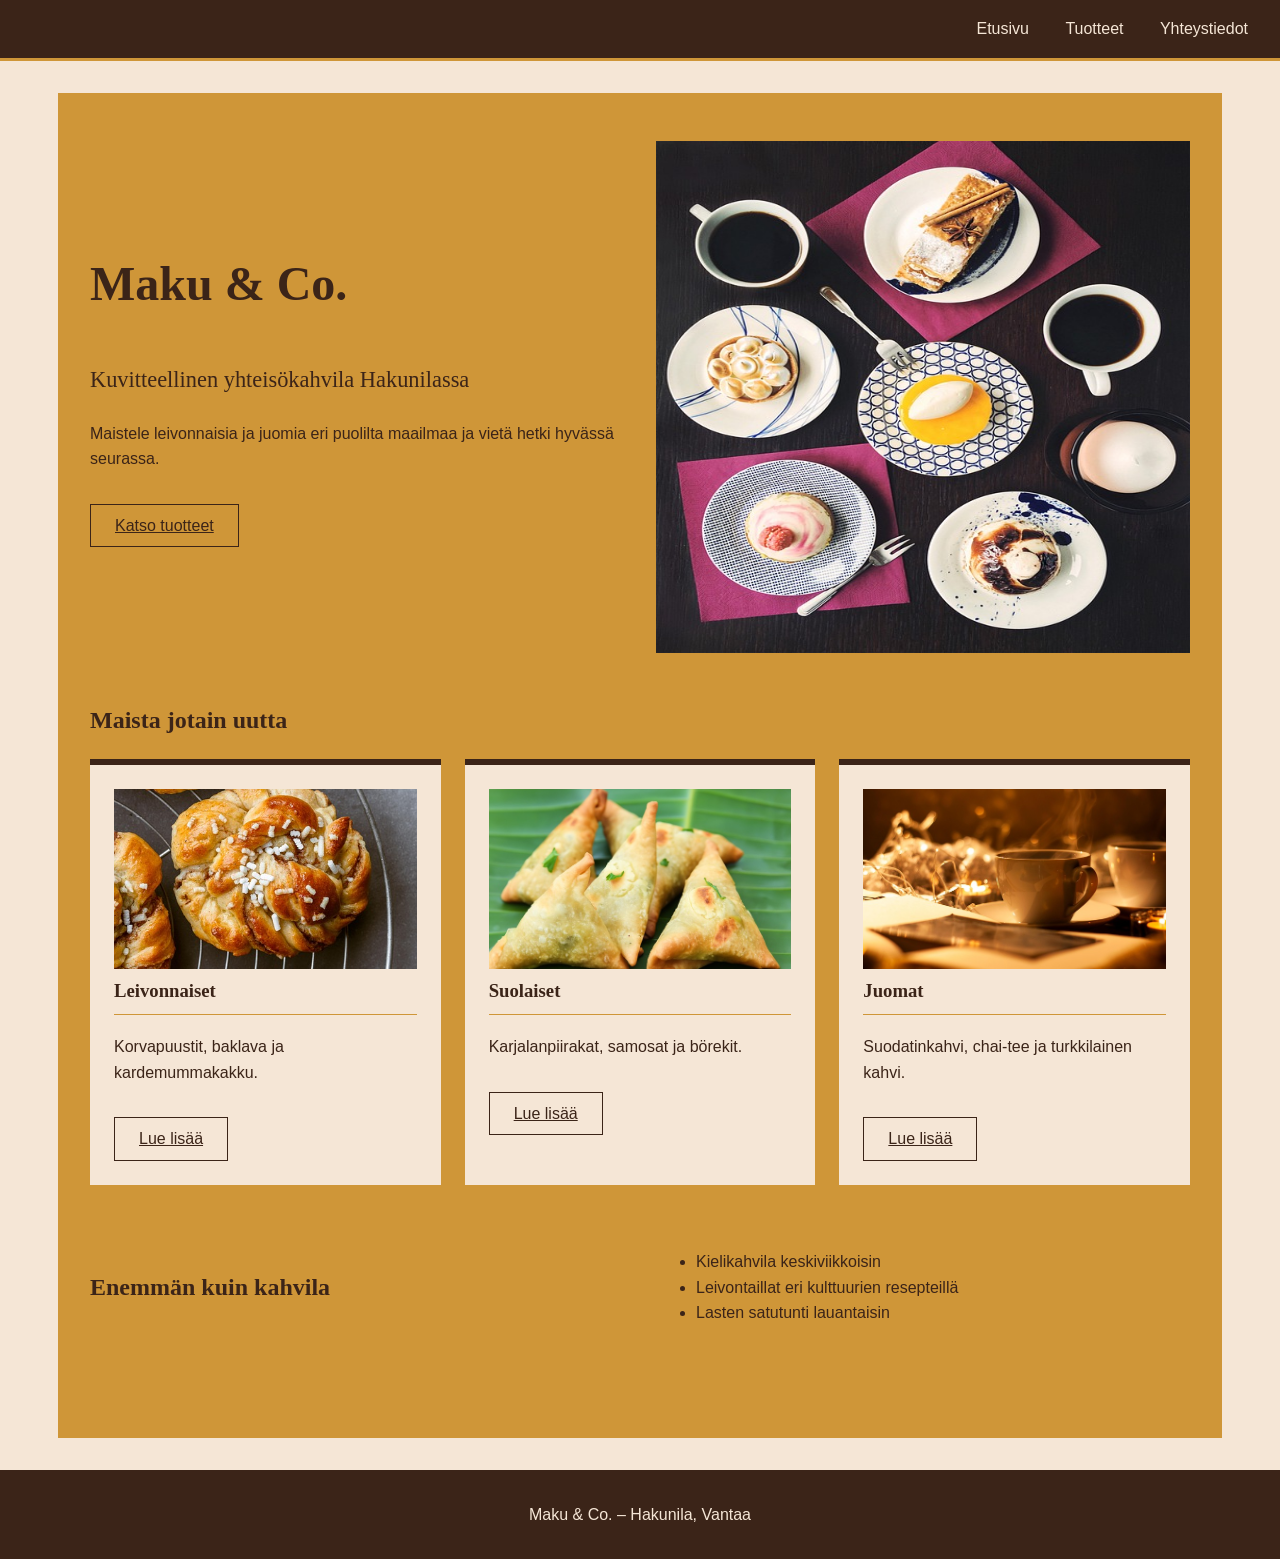
<file: index.html>
<!DOCTYPE html>
<html lang="fi">

<head>
    <meta charset="UTF-8">
    <meta name="viewport" content="width=device-width, initial-scale=1.0">
    <title>Maku &amp; Co. – Yhteisökahvila Hakunilassa</title>
    <!-- CSS-tiedosto -->
    <link rel="stylesheet" href="css/style.css">
</head>

<body>
    <!-- Linkit muille sivuille tulevat etusivun yläreunaan, muut sivut tehdään myöhemmin -->
    <header>
        <nav>
            <ul>
                <li><a href="index.html">Etusivu</a></li>
                <li><a href="tuotteet.html">Tuotteet</a></li>
                <li><a href="yhteys.html">Yhteystiedot</a></li>
            </ul>
        </nav>
    </header>

    <main>
        <!-- Vasemmalla kahvilan nimi ja esittely, oikealle iso kuva (asettelu tehdään myöhemmin) -->
        <section class="palstat">
            <div>
                <h1>Maku &amp; Co.</h1>
                <p class="esittely">Kuvitteellinen yhteisökahvila Hakunilassa</p>
                <p>Maistele leivonnaisia ja juomia eri puolilta maailmaa ja vietä hetki hyvässä seurassa.</p>
                <a href="tuotteet.html">Katso tuotteet</a>
            </div>

            <img src="images/etusivu.jpg" alt="Kahvilan pöydällä leivonnaisia" width="640" height="512">
        </section>
        <section>
            <h2>Maista jotain uutta</h2>
            <div class="kortit">
                <article>
                    <img src="images/pulla.jpg" alt="Korvapuusteja jäähdytysritilällä" width="640" height="427">
                    <h3>Leivonnaiset</h3>
                    <p>Korvapuustit, baklava ja kardemummakakku.</p>
                    <a href="tuotteet.html">Lue lisää</a>
                </article>
                <article>
                    <img src="images/samosa.jpg" alt="Samosat lautasella" width="640" height="427">
                    <h3>Suolaiset</h3>
                    <p>Karjalanpiirakat, samosat ja börekit.</p>
                    <a href="tuotteet.html">Lue lisää</a>
                </article>
                <article>
                    <img src="images/tee.jpg" alt="Kaksi höyryävää teekuppia pöydällä" width="640" height="427">
                    <h3>Juomat</h3>
                    <p>Suodatinkahvi, chai-tee ja turkkilainen kahvi.</p>
                    <a href="tuotteet.html">Lue lisää</a>
                </article>
            </div>
        </section>

        <section class="palstat">
            <h2>Enemmän kuin kahvila</h2>
            <ul class="tiedot">
                <li>Kielikahvila keskiviikkoisin</li>
                <li>Leivontaillat eri kulttuurien resepteillä</li>
                <li>Lasten satutunti lauantaisin</li>
            </ul>
        </section>
    </main>

    <footer>
        <p>Maku &amp; Co. – Hakunila, Vantaa</p>
    </footer>

</body>

</html>
</file>
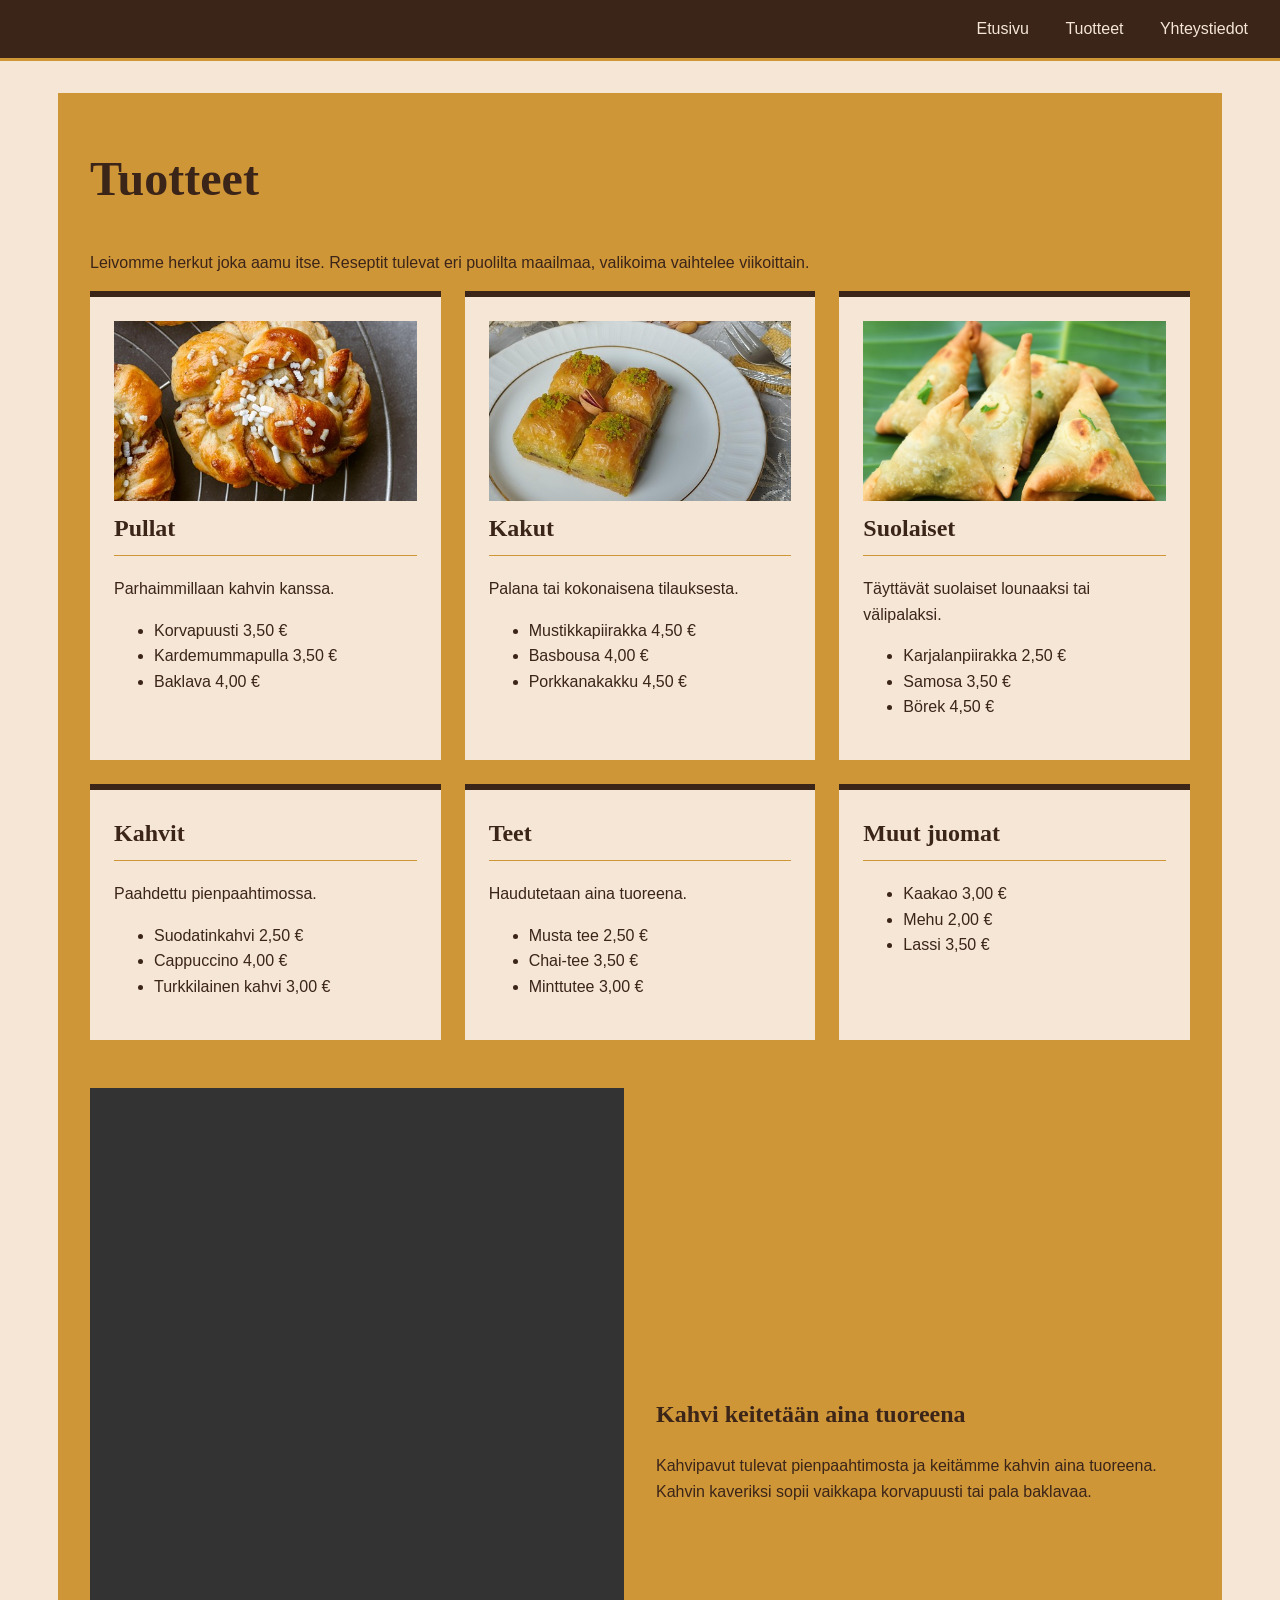
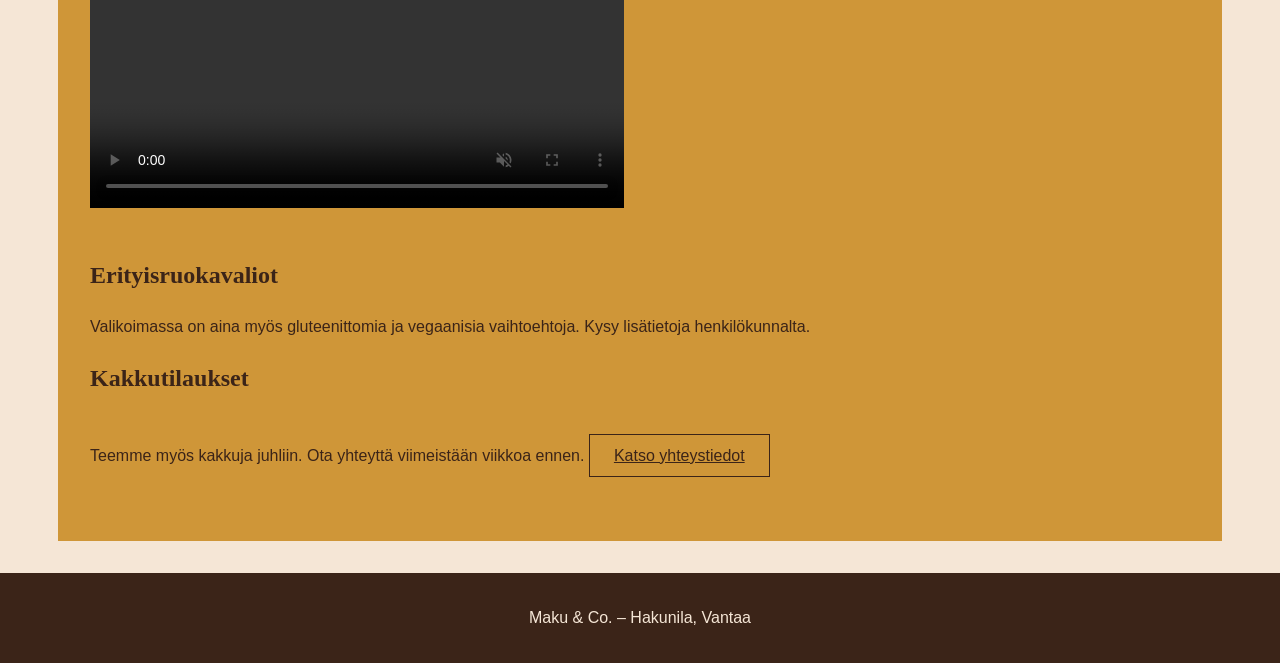
<file: tuotteet.html>
<!DOCTYPE html>
<html lang="fi">

<head>
    <meta charset="UTF-8">
    <meta name="viewport" content="width=device-width, initial-scale=1.0">
    <title>Maku &amp; Co. – Yhteisökahvila Hakunilassa</title>
    <!-- CSS-tiedosto -->
    <link rel="stylesheet" href="css/style.css">
</head>

<body>
    <!-- Linkit muille sivuille tulevat etusivun yläreunaan, muut sivut tehdään myöhemmin -->
    <header>
        <nav>
            <ul>
                <li><a href="index.html">Etusivu</a></li>
                <li><a href="tuotteet.html">Tuotteet</a></li>
                <li><a href="yhteys.html">Yhteystiedot</a></li>
            </ul>
        </nav>
    </header>

    <main>
        <h1>Tuotteet</h1>
        <p>Leivomme herkut joka aamu itse. Reseptit tulevat eri puolilta maailmaa, valikoima vaihtelee viikoittain.</p>

        <!-- Tuotekortit, Grid asettaa ne kolmeen sarakkeeseen -->
        <section class="kortit">
            <article>
                <img src="images/pulla.jpg" alt="Korvapuusteja jäähdytysritilällä" width="640" height="427">
                <h2>Pullat</h2>
                <p>Parhaimmillaan kahvin kanssa.</p>
                <ul>
                    <li>Korvapuusti 3,50 €</li>
                    <li>Kardemummapulla 3,50 €</li>
                    <li>Baklava 4,00 €</li>
                </ul>
            </article>

            <article>
                <img src="images/baklava.jpg" alt="Baklavaa pistaasipähkinöill
        ä" width="640" height="427">
                <h2>Kakut</h2>
                <p>Palana tai kokonaisena tilauksesta.</p>
                <ul>
                    <li>Mustikkapiirakka 4,50 €</li>
                    <li>Basbousa 4,00 €</li>
                    <li>Porkkanakakku 4,50 €</li>
                </ul>
            </article>

            <article>
                <img src="images/samosa.jpg" alt="Samosat lautasella" width="640" height="427">
                <h2>Suolaiset</h2>
                <p>Täyttävät suolaiset lounaaksi tai välipalaksi.</p>
                <ul>
                    <li>Karjalanpiirakka 2,50 €</li>
                    <li>Samosa 3,50 €</li>
                    <li>Börek 4,50 €</li>
                </ul>
            </article>

            <article>
                <h2>Kahvit</h2>
                <p>Paahdettu pienpaahtimossa.</p>
                <ul>
                    <li>Suodatinkahvi 2,50 €</li>
                    <li>Cappuccino 4,00 €</li>
                    <li>Turkkilainen kahvi 3,00 €</li>
                </ul>
            </article>

            <article>
                <h2>Teet</h2>
                <p>Haudutetaan aina tuoreena.</p>
                <ul>
                    <li>Musta tee 2,50 €</li>
                    <li>Chai-tee 3,50 €</li>
                    <li>Minttutee 3,00 €</li>
                </ul>
            </article>

            <article>
                <h2>Muut juomat</h2>

                <ul>
                    <li>Kaakao 3,00 €</li>
                    <li>Mehu 2,00 €</li>
                    <li>Lassi 3,50 €</li>
                </ul>
            </article>
        </section>

        <!-- Video ja esittely kahdessa palstassa -->
        <section class="palstat">
            <video src="videos/kahvi.mp4" width="1280" height="720" controls muted></video>
            <div>
                <h2>Kahvi keitetään aina tuoreena</h2>
                <p>Kahvipavut tulevat pienpaahtimosta ja keitämme kahvin aina tuoreena.
                    Kahvin kaveriksi sopii vaikkapa korvapuusti tai pala baklavaa.</p>
            </div>
        </section>

        <!-- Lisätietoa tuotteista -->
        <section>
            <h2>Erityisruokavaliot</h2>
            <p>Valikoimassa on aina myös gluteenittomia ja vegaanisia vaihtoehtoja.
                Kysy lisätietoja henkilökunnalta.</p>
        </section>

        <section>
            <h2>Kakkutilaukset</h2>
            <p>Teemme myös kakkuja juhliin. Ota yhteyttä viimeistään viikkoa ennen.
                <a href="yhteys.html">Katso yhteystiedot</a>
            </p>
        </section>
    </main>

    <footer>
        <p>Maku &amp; Co. – Hakunila, Vantaa</p>
    </footer>
</body>

</html>
</file>
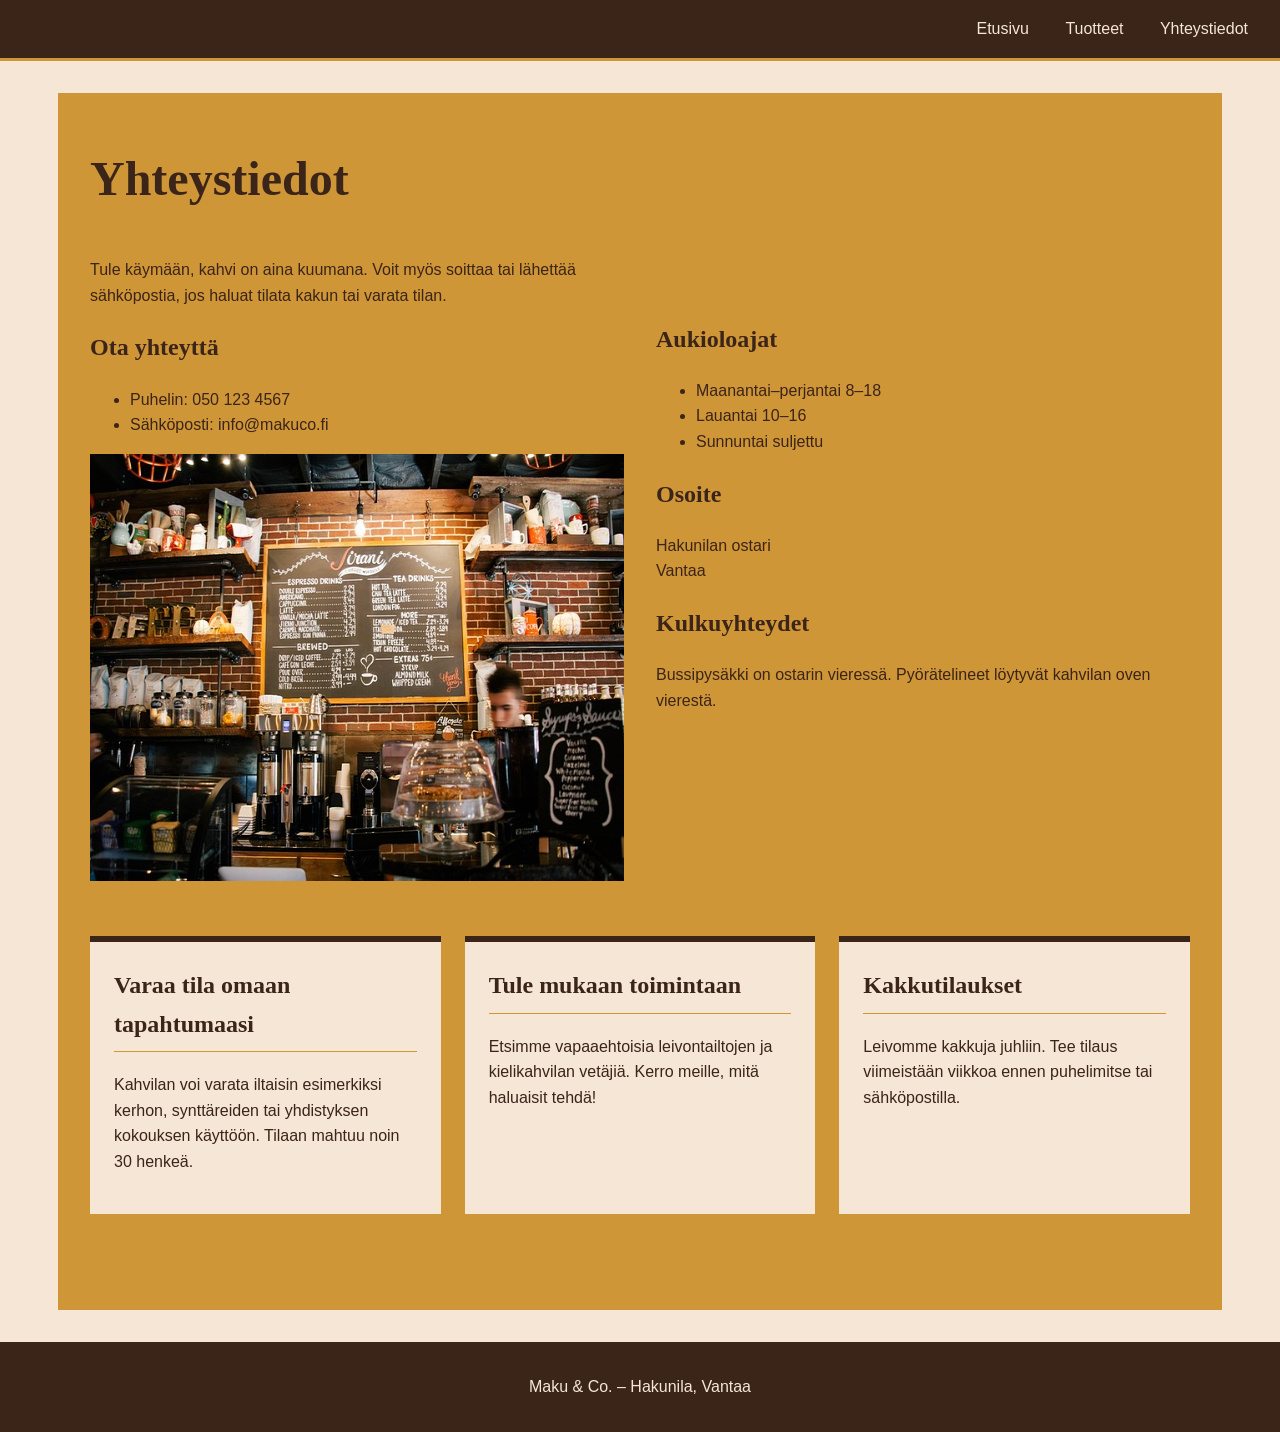
<file: yhteys.html>
<!DOCTYPE html>
<html lang="fi">

<head>
    <meta charset="UTF-8">
    <meta name="viewport" content="width=device-width, initial-scale=1.0">
    <title>Yhteystiedot – Maku &amp; Co.</title>
    <!-- CSS-tiedosto -->
    <link rel="stylesheet" href="css/style.css">
</head>

<body>
    <header>
        <nav>
            <ul>
                <li><a href="index.html">Etusivu</a></li>
                <li><a href="tuotteet.html">Tuotteet</a></li>
                <li><a href="yhteys.html">Yhteystiedot</a></li>
            </ul>
        </nav>
    </header>

    <main>
        <!-- Sivulla on kaksi palstaa: vasemmalla esittely ja yhteystiedot, oikealla aukioloajat ja sijainti -->
        <section class="palstat">
            <div>
                <h1>Yhteystiedot</h1>
                <p>Tule käymään, kahvi on aina kuumana. Voit myös soittaa tai
                    lähettää sähköpostia, jos haluat tilata kakun tai varata tilan.</p>

                <div class="tiedot">
                    <h2>Ota yhteyttä</h2>
                    <ul>
                        <li>Puhelin: 050 123 4567</li>
                        <li>Sähköposti: info@makuco.fi</li>
                    </ul>
                </div>
                <img src="images/kahvila.jpg" alt="Kahvilan tiski ja menutaulu" width="640" height="427">
            </div>

            <div class="tiedot">
                <h2>Aukioloajat</h2>
                <ul>
                    <li>Maanantai–perjantai 8–18</li>
                    <li>Lauantai 10–16</li>
                    <li>Sunnuntai suljettu</li>
                </ul>

                <h2>Osoite</h2>
                <p>Hakunilan ostari<br>Vantaa</p>

                <h2>Kulkuyhteydet</h2>
                <p>Bussipysäkki on ostarin vieressä. Pyörätelineet löytyvät
                    kahvilan oven vierestä.</p>
            </div>
        </section>

        <!-- Yhteisöosio -->

        <section class="kortit">
            <article>
                <h2>Varaa tila omaan tapahtumaasi</h2>
                <p>Kahvilan voi varata iltaisin esimerkiksi kerhon, synttäreiden tai yhdistyksen kokouksen käyttöön.
                    Tilaan mahtuu noin 30 henkeä.</p>
            </article>

            <article>
                <h2>Tule mukaan toimintaan</h2>
                <p>Etsimme vapaaehtoisia leivontailtojen ja kielikahvilan vetäjiä.
                    Kerro meille, mitä haluaisit tehdä!</p>
            </article>

            <article>
                <h2>Kakkutilaukset</h2>
                <p>Leivomme kakkuja juhliin. Tee tilaus viimeistään viikkoa ennen puhelimitse tai sähköpostilla.</p>
            </article>
        </section>

        <!-- Yhteydenottolomake lisätään tähän myöhemmikn -->
    </main>

    <footer>
        <p>Maku &amp; Co. – Hakunila, Vantaa</p>
    </footer>
</body>

</html>
</file>
<file: css/style.css>
/* perusasetukset */
body {margin: 0;
    background-color: #F5E6D6;
    color: #3B2418;
    font-family: Arial, Helvetica, sans-serif;
    font-size: 16px;
    line-height: 1.6;
}
header {background-color: #3B2418;
    color: #F5E6D6;
    padding: 16px 32px;
    text-align: right;
    border-bottom: 3px solid #CF9638;
    position: sticky;
    top: 0;
}
main {max-width: 1100px;
    margin: 32px auto;
    padding: 48px 32px;
    background-color: #CF9638;
}
footer {background-color: #3B2418;
    color: #F5E6D6;
    padding: 16px;
    text-align: center;
}

/* fontit */
h1, h2, h3 {font-family: Georgia, 'Times New Roman', Times, serif;
}
h1 {font-size: 3rem;
    margin-top: 0;
}
.esittely {font-family: Georgia, 'Times New Roman', Times, serif;
    font-size: 1.4rem;
}

/* navigaatio */
nav ul {margin: 0;
    padding: 0;
}
nav li {display: inline-block;
    margin-left: 32px;
}
nav a {color: #F5E6D6;
    text-decoration: none;
}
nav a:hover {color: #CF9638;
}

/* linkit pääsisällössä: "Katso tuotteet" ja "Lue lisää" */
main a {display: inline-block;
    margin-top: 16px;
    padding: 8px 24px;
    color: #3B2418;
    border: 1px solid #3B2418;
}

/* kuvat ja video */
img {width: 100%;
}
video {width: 100%;
}

/* layout */

/* kaksi palstaa vierekkäin: etusivu ja yhteystiedot */
.palstat {display: grid;
    grid-template-columns: 1fr 1fr;
    gap: 32px;
    margin-bottom: 48px;
    align-items: center;
}

/* kortit kolmeen sarakkeeseen */
.kortit {display: grid;
    grid-template-columns: 1fr 1fr 1fr;
    gap: 24px;
    margin-bottom: 48px;
}
.kortit article {background-color: #F5E6D6;
    padding: 24px;
    border-top: 6px solid #3B2418;
}
.kortit h2, .kortit h3 {margin-top: 0;
    padding-bottom: 8px;
    border-bottom: 1px solid #CF9638;
}
.kortit img {height: 180px;
    object-fit: cover;
}
</file>
